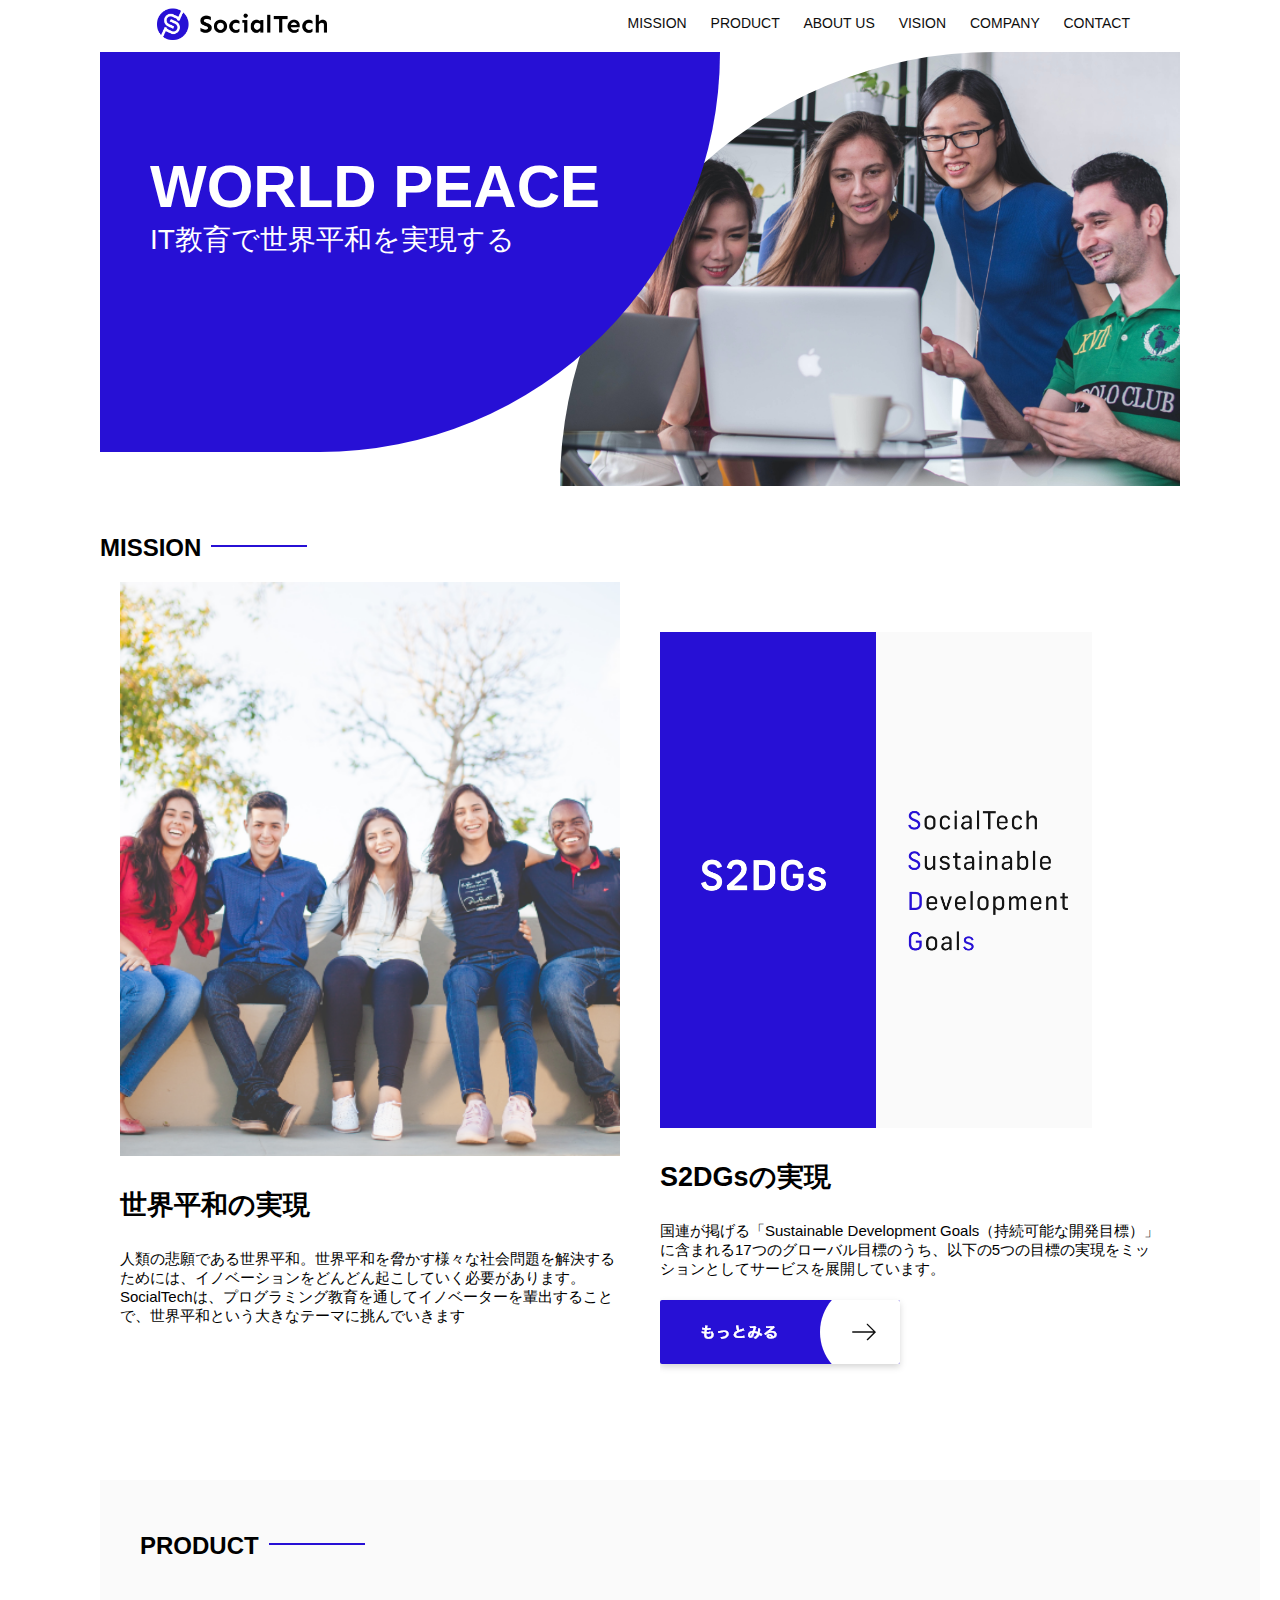
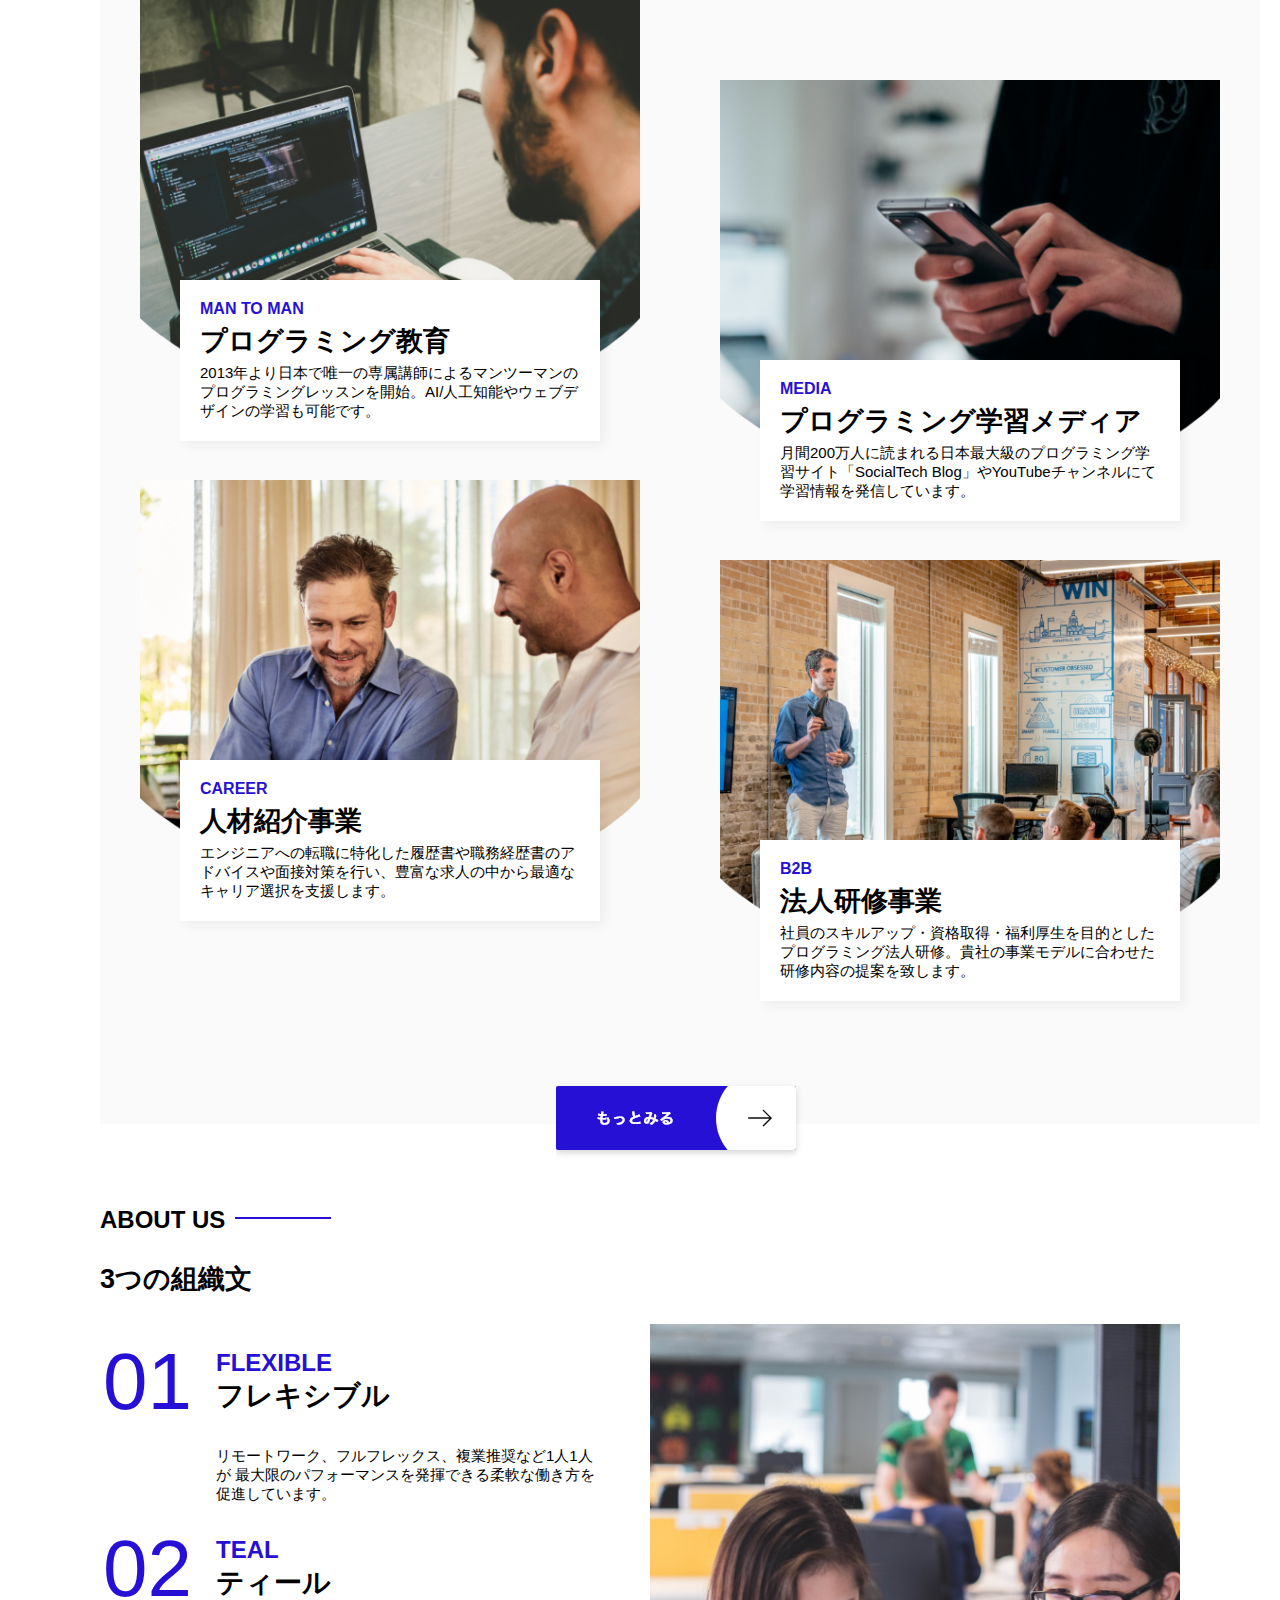
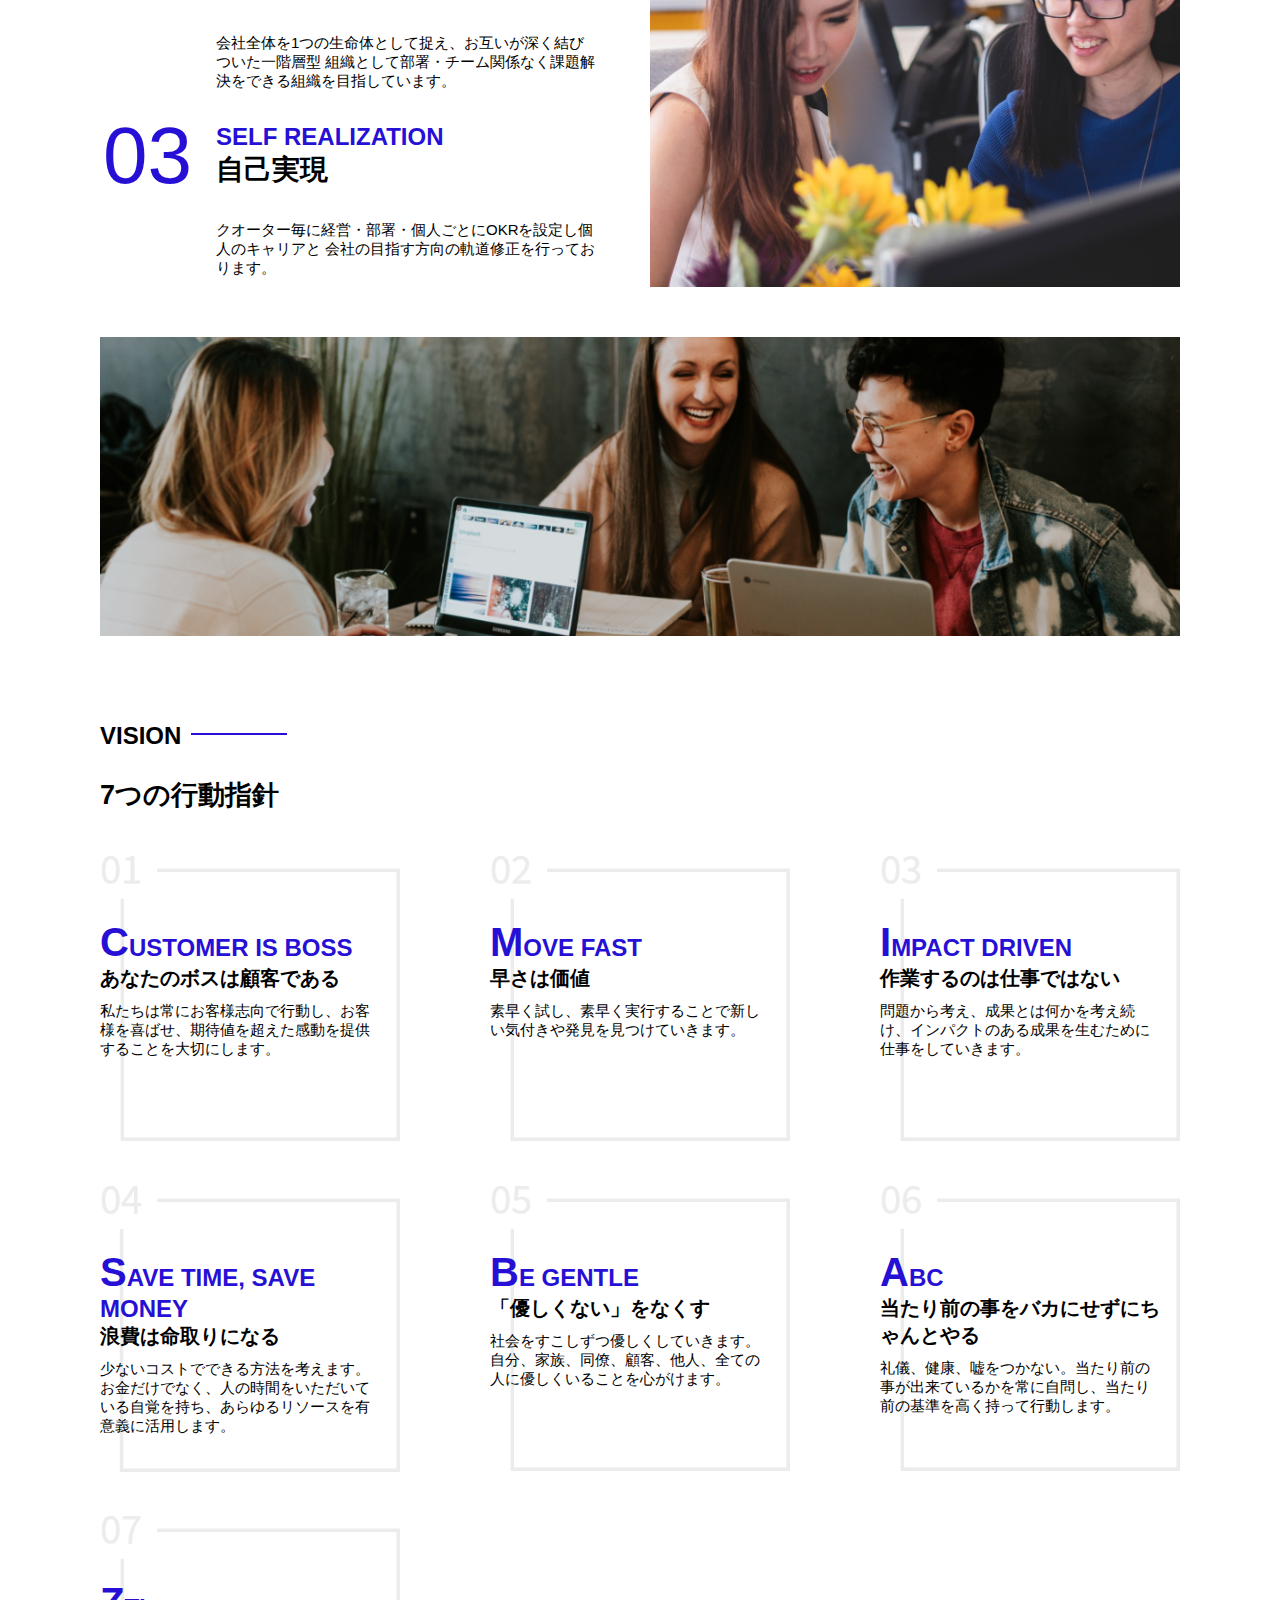
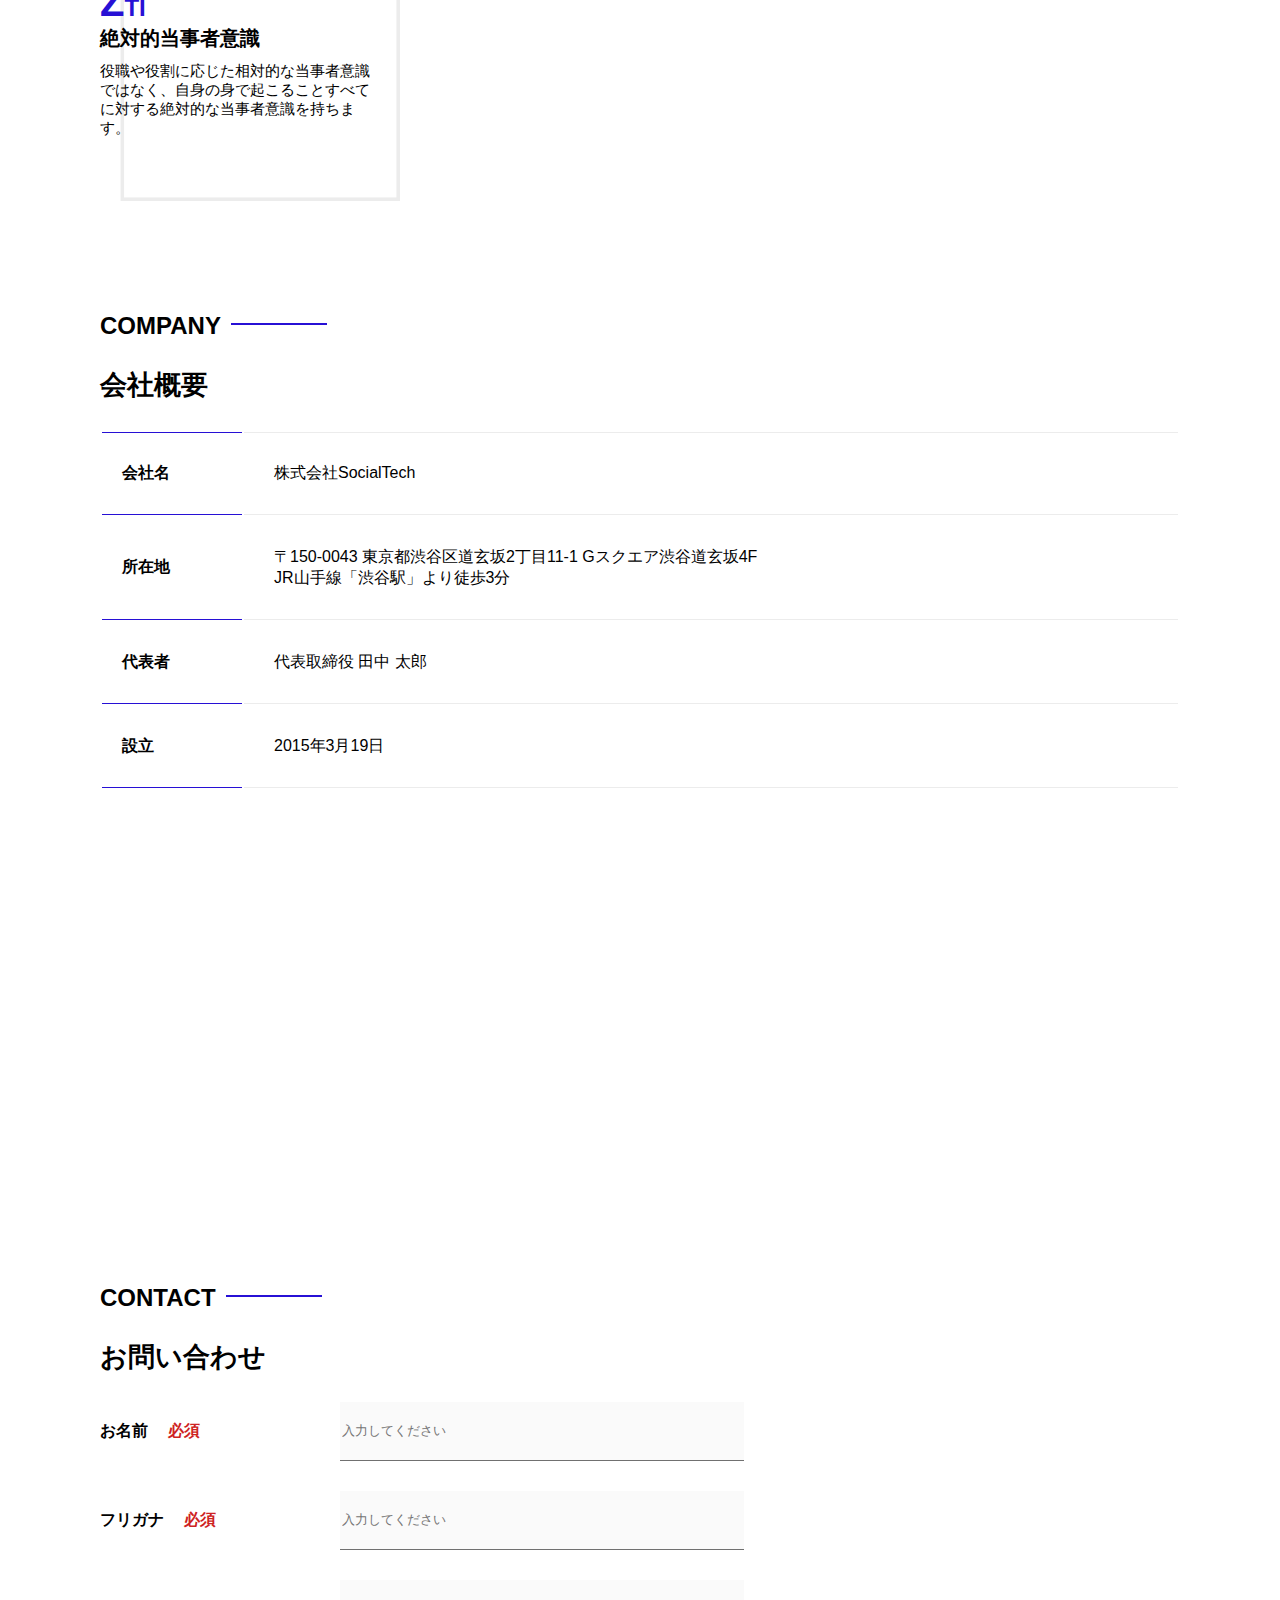
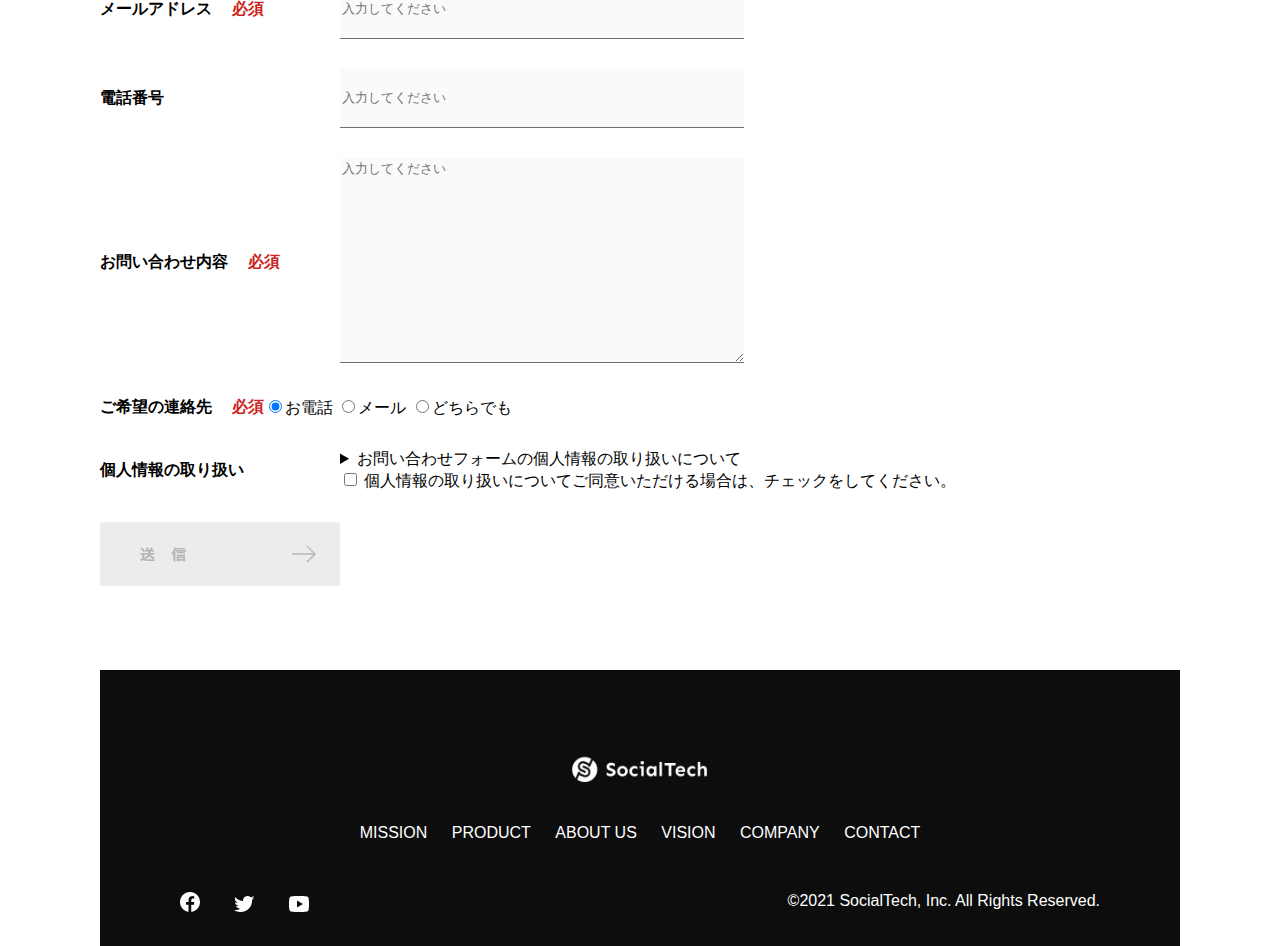
<file: index.html>
<!DOCTYPE html>
<html>
    <head>
        <title>SocialTec</title>
        <meta charset="utf-8">
        <meta description="SocialTechはEdTech業界のリーディングカンパニーを目指します。">
        <meta name="viewport" content="width=device-width, initial-scale=1.0">
        <link rel="stylesheet" href="style.css">
    </head>
    <body>
        <header>
            <a href="index.html" id="logo"><img src="images/logo.png"></a>

            <!-- PC用ナビゲーション -->
            <nav id="nav-pc">
                <a href="mission.html">MISSION</a>
                <a href="product.html">PRODUCT</a>
                <a href="index.html#aboutus">ABOUT US</a>
                <a href="index.html#vision">VISION</a>
                <a href="index.html#company">COMPANY</a>
                <a href="index.html#contact">CONTACT</a>
            </nav>
            <!-- スマホ用メニューボタン -->
            <img id="menu-sp" src="images/button-menu.png" alt="ナビゲーションを開く"onclick="document.getElementById('nav-sp').style.display = 'block'" >
                <!-- スマホ用ナビゲーション -->
                <nav id="nav-sp">
                <img id="close" src="images/button-close.png" alt="ナビゲーションを閉じる" onclick="document.getElementById('nav-sp').style.display = 'none'">
                <a id="logo-sp" href="index.html" onclick="document.getElementById('nav-sp').style.display = 'none'"><img
                    src="images/logo-sp.png" alt="トップページに戻る"></a>
                <a class="menu" href="mission.html" onclick="document.getElementById('nav-sp').style.display = 'none'">MISSION</a>
                <a class="menu" href="product.html" onclick="document.getElementById('nav-sp').style.display = 'none'">PRODUCT</a>
                <a class="menu" href="index.html#aboutus" onclick="document.getElementById('nav-sp').style.display = 'none'">ABOUT US</a>
                <a class="menu" href="index.html#vision"
                    onclick="document.getElementById('nav-sp').style.display = 'none'">VISION</a>
                <a class="menu" href="index.html#company" onclick="document.getElementById('nav-sp').style.display = 'none'">COMPANY</a>
                <a class="menu" href="index.html#contact"
                    onclick="document.getElementById('nav-sp').style.display = 'none'">CONTACT</a>
                <div id="sns">
                <a href="https://www.facebook.com/sejuku2013"><img src="images/button-facebook.png" alt="Facebookのリンク"></a>
                <a href="https://twitter.com/samuraijuku"><img src="images/button-twitter.png" alt="Twitterのリンク"></a>
                <a href="https://www.youtube.com/channel/UCCFOQO5aDK0xXam4cUQXT8g"><img src="images/button-youtube.png" alt="YouTubeのリンク"></a>
                </div>
        </header>
        <main>
            <article>
                <!-- メインビジュアル -->
                <section id="main-visual">
                    <div id="main-message">
                        <h1>WORLD PEACE</h1>
                        <p>IT教育で世界平和を実現する</p>
                    </div>
                    <img src="images/index/index-main.png" alt="PCの周りに集まる多国籍の仲間たち">
                </section>

                <!-- ミッション -->
                <section id="mission">
                    <h2 class="index-h2">MISSION</h2>
                    <div id="mission-flex">
                        <div>
                            <img id="mission-photo" src="images/index/index-mission.png" alt="屋外のベンチで写真を撮影する多国籍の仲間たち">
                            <h3>世界平和の実現</h3>
                                <p>
                                    人類の悲願である世界平和。世界平和を脅かす様々な社会問題を解決するためには、イノベーションをどんどん起こしていく必要があります。SocialTechは、プログラミング教育を通してイノベーターを輩出することで、世界平和という大きなテーマに挑んでいきます  
                                </p>
                        </div>
                        <div>
                            <img id="s2dgs" src="images/index/s2dgs.png" alt="S2DGs">
                            <h3>S2DGsの実現</h3>
                            <p>国連が掲げる「Sustainable Development Goals（持続可能な開発目標）」に含まれる17つのグローバル目標のうち、以下の5つの目標の実現をミッションとしてサービスを展開しています。</p>
                            <a href="mission.html">
                                <img src="images/button-more.png" alt="もっとみる">
                            </a>
                        </div>
                    </div>
                </section>
                <!-- プロダクト -->
                <section id="product">
                    <h2 class="index-h2">PRODUCT</h2>
                    <div>
                        <div id="product-left">
                            <div>
                                <img class="product-photo" src="images/index/index-mantoman.png" alt="PCでコードを書く男性">
                                <div class="product-explain">
                                    <span>MAN TO MAN</span>
                                    <h3>プログラミング教育</h3>
                                    <p>2013年より日本で唯一の専属講師によるマンツーマンのプログラミングレッスンを開始。AI/人工知能やウェブデザインの学習も可能です。</p>
                                </div>
                            </div>
                            <div>
                                <img class="product-photo" src="images/index/index-career.png" alt="笑顔で話し合う2人の男性">
                                <div class="product-explain">
                                    <span>CAREER</span>
                                    <h3>人材紹介事業</h3>
                                    <p>エンジニアへの転職に特化した履歴書や職務経歴書のアドバイスや面接対策を行い、豊富な求人の中から最適なキャリア選択を支援します。</p>
                                </div>
                            </div>
                        </div>
                        <div id="product-right">
                            <div>
                                <img class="product-photo" src="images/index/index-media.png" alt="スマートフォンを操作する人">
                                <div class="product-explain">
                                    <span>MEDIA</span>
                                    <h3>プログラミング学習メディア</h3>
                                    <p>月間200万人に読まれる日本最大級のプログラミング学習サイト「SocialTech Blog」やYouTubeチャンネルにて学習情報を発信しています。</p>
                                </div>
                            </div>
                            <div>
                                <img class="product-photo" src="images/index/index-b2b.png" alt="講演中の男性とそれを聴く人々">
                                <div class="product-explain">
                                    <span>B2B</span>
                                    <h3>法人研修事業</h3>
                                    <p>社員のスキルアップ・資格取得・福利厚生を目的としたプログラミング法人研修。貴社の事業モデルに合わせた研修内容の提案を致します。</p>
                                </div>
                            </div>
                        </div>
                    </div>
                    <div>
                        <a id="product-more" href="product.html">
                            <img src="images/button-more.png" alt="もっとみる">
                        </a>
                    </div>
                </section>
                <!-- ABOUT US -->
                <section id="aboutus">
                    <h2 class="index-h2">ABOUT US</h2>
                    <h3>3つの組織文</h3>
                    <div>
                        <table class="culture-table">
                            <tr>
                                <td>
                                    <span class="culture-num">01</span>
                                </td>
                                <td>
                                    <span class="culture-en">FLEXIBLE</span>
                                    <span class="culture-jp">フレキシブル</span>
                                </td>
                            </tr>
                            <tr>
                                <td>
                                    <!-- 空のセル -->
                                </td>
                                <td>
                                    <p class="culture-description">
                                        リモートワーク、フルフレックス、複業推奨など1人1人が
                                        最大限のパフォーマンスを発揮できる柔軟な働き方を促進しています。 
                                    </p>
                                </td>
                            </tr>
                            <tr>
                                <td>
                                    <span class="culture-num">02</span>
                                </td>
                                <td>
                                    <span class="culture-en">TEAL</span>
                                    <span class="culture-jp">ティール</span>
                                </td>
                            </tr>
                            <tr>
                                <td>
                                    <!-- 空のセル -->
                                </td>
                                <td>
                                    <p class="culture-description">
                                        会社全体を1つの生命体として捉え、お互いが深く結びついた一階層型
                                        組織として部署・チーム関係なく課題解決をできる組織を目指しています。
                                    </p>
                                </td>
                            </tr>
                            <tr>
                                <td>
                                    <span class="culture-num">03</span>
                                </td>
                                <td>
                                    <span class="culture-en">SELF REALIZATION</span>
                                    <span class="culture-jp">自己実現</span>
                                </td>
                            </tr>
                            <tr>
                                <td>
                                    <!-- 空のセル -->
                                </td>
                                <td>
                                    <p class="culture-description">
                                        クオーター毎に経営・部署・個人ごとにOKRを設定し個人のキャリアと
                                         会社の目指す方向の軌道修正を行っております。
                                    </p>
                                </td>
                            </tr>
                        </table>
                        <img class="culture-img" src="images/index/index-aboutus1.png" alt="笑顔で話し合う2人の女性">
                    </div>
                    <img class="culture-img2" src="images/index/index-aboutus2.png" alt="笑顔で話し合う3人の男女">
                </section>
                <!-- VISION -->
                <section id="vision">
                    <h2 class="index-h2">VISION</h2>
                    <h3>7つの行動指針</h3>
                    <div>
                        <div class="vision-box">
                            <img src="images/index/vision-01.png" alt="01">
                            <span>
                                <h4>CUSTOMER IS BOSS</h4>
                                <h5>あなたのボスは顧客である</h5>
                                <p>私たちは常にお客様志向で行動し、お客様を喜ばせ、期待値を超えた感動を提供することを大切にします。</p>
                            </span>
                        </div>
                        <div class="vision-box">
                            <img src="images/index/vision-02.png" alt="02">
                            <span>
                                <h4>MOVE FAST</h4>
                                <h5>早さは価値</h5>
                                <p>素早く試し、素早く実行することで新しい気付きや発見を見つけていきます。</p>
                            </span>
                        </div>
                        <div class="vision-box">
                            <img src="images/index/vision-03.png" alt="03">
                            <span>
                                <h4>IMPACT DRIVEN</h4>
                                <h5>作業するのは仕事ではない</h5>
                                <p>問題から考え、成果とは何かを考え続け、インパクトのある成果を生むために仕事をしていきます。</p>
                            </span>
                        </div>
                        <div class="vision-box">
                            <img src="images/index/vision-04.png" alt="04">
                            <span>
                                <h4>SAVE TIME, SAVE MONEY</h4>
                                <h5>浪費は命取りになる</h5>
                                <p>少ないコストでできる方法を考えます。お金だけでなく、人の時間をいただいている自覚を持ち、あらゆるリソースを有意義に活用します。</p>
                            </span>
                        </div>
                        <div class="vision-box">
                            <img src="images/index/vision-05.png" alt="05">
                            <span>
                                <h4>BE GENTLE</h4>
                                <h5>「優しくない」をなくす</h5>
                                <p>社会をすこしずつ優しくしていきます。自分、家族、同僚、顧客、他人、全ての人に優しくいることを心がけます。</p>
                            </span>
                        </div>
                        <div class="vision-box">
                            <img src="images/index/vision-06.png" alt="06">
                            <span>
                                <h4>ABC</h4>
                                <h5>当たり前の事をバカにせずにちゃんとやる</h5>
                                <p>礼儀、健康、嘘をつかない。当たり前の事が出来ているかを常に自問し、当たり前の基準を高く持って行動します。</p>
                            </span>
                        </div>
                        <div class="vision-box">
                            <img src="images/index/vision-07.png" alt="07">
                            <span>
                                <h4>ZTI</h4>
                                <h5>絶対的当事者意識</h5>
                                <p>役職や役割に応じた相対的な当事者意識ではなく、自身の身で起こることすべてに対する絶対的な当事者意識を持ちます。</p>
                            </span>
                        </div>
                    </div>
                </section>
                <section id="company">
                    <h2 class="index-h2">COMPANY</h2>
                    <h3>会社概要</h3>
                    <table id="company-table">
                        <tr>
                            <th class="tableheader-first">会社名</th>
                            <td class="cell-first">株式会社SocialTech</td>
                        </tr>
                        <tr>
                            <th class="tableheader">所在地</th>
                            <td class="cell">〒150-0043 東京都渋谷区道玄坂2丁目11-1 Gスクエア渋谷道玄坂4F<br>JR山手線「渋谷駅」より徒歩3分</td>
                        </tr>
                        <tr>
                            <th class="tableheader">代表者</th>
                            <td class="cell">代表取締役 田中 太郎</td>
                        </tr>
                        <tr>
                            <th class="tableheader">設立</th>
                            <td class="cell">2015年3月19日</td>
                        </tr>
                    </table>
                    <iframe 
                        src="https://www.google.com/maps/embed?pb=!1m18!1m12!1m3!1d3241.7761314188992!2d139.69400201525812!3d35.65788688019975!2m3!1f0!2f0!3f0!3m2!1i1024!2i768!4f13.1!3m3!1m2!1s0x60188caa0042e8d1%3A0xba130bea826a7aa2!2z44CSMTUwLTAwNDMg5p2x5Lqs6YO95riL6LC35Yy66YGT546E5Z2C77yS5LiB55uu77yR77yR4oiS77yR!5e0!3m2!1sja!2sjp!4v1643678380855!5m2!1sja!2sjp" width="600" height="450" 
                        style="border:0;" allowfullscreen="" loading="lazy">
                    </iframe>
                </section>
                <!-- お問い合わせフォーム -->
                <section id="contact">
                    <h2 class="index-h2">CONTACT</h2>
                    <h3>お問い合わせ</h3>
                    <!-- STATIC FORMSのフォームタグ -->
                    <form action="https://api.staticforms.xyz/submit" method="post">
                        <input type="text" name="honeypot" style="display:none">
                        <!-- STATIC FORMSのアクセスキー -->
                        <input type="hidden" name="accessKey" value="f297dc32-49fc-4136-b9d9-702393ecee79">
                        <!-- メールタイトル -->
                        <input type="hidden" name="subject" value="お問い合わせフォーム" />
                        <!-- 送信先のメールアドレスをvalueに設定する -->
                        <input type="hidden" name="replyTo" value="ayaka0729sato@gmail.com">
                        <!-- redirectToのURLは公開後のURLへリンクする -->
                        <input type="hidden" name="redirectTo" value="">
                        <div>
                            <div class="contact-heading">
                                <label class="contact-label">お名前<span class="contact-span">必須</span></label>
                            </div>
                            <div class="contact-form">
                                <input type="text" name="name" placeholder="入力してください" class="contact-textbox">
                            </div>
                        </div>
                        <div>
                            <div class="contact-heading">
                                <label class="contact-label">フリガナ<span class="contact-span">必須</span></label>
                            </div>
                            <div class="contact-form">
                                <input type="text" name="hurigana" placeholder="入力してください" class="contact-textbox">
                            </div>
                        </div>
                        <div>
                            <div class="contact-heading">
                                <label class="contact-label">メールアドレス<span class="contact-span">必須</span></label>
                            </div>
                            <div class="contact-form">
                                <input type="text" name="email" placeholder="入力してください" class="contact-textbox">
                            </div>
                        </div>
                        <div>
                            <div class="contact-heading">
                                <label class="contact-label">電話番号</label>
                            </div>
                            <div class="contact-form">
                                <input type="text" name="tel" placeholder="入力してください" class="contact-textbox">
                            </div>
                        </div>
                        <div>
                            <div class="contact-heading">
                                <label class="contact-label">お問い合わせ内容<span class="contact-span">必須</span></label>
                            </div>
                            <div>
                                <textarea class="contact-textarea" placeholder="入力してください" name="message"></textarea>
                            </div>
                        </div>
                        <div>
                            <div class="conact-heading">
                                <label class="contact-label">ご希望の連絡先<span class="contact-span">必須</span></label>
                            </div>
                            <div>
                                <input class="radiobutton" type="radio" value="tel" name="contact" checked><label>お電話</label>
                                <input class="radiobutton" type="radio" value="mail" name="contact"><label>メール</label>
                                <input class="radiobutton" type="radio" value="both" name="contact"><label>どちらでも</label>
                            </div>
                        </div>
                        <div>
                            <div class="contact-heading">
                                <label class="contact-label">個人情報の取り扱い</label>
                            </div>
                            <div>
                        <details>
                            <summary>お問い合わせフォームの個人情報の取り扱いについて</summary>
                            <div>
                                <span>１．組織の名称又は氏名</span><br>
                                株式会社SocialTech<br><br>
                                <span>２．個人情報保護管理者（若しくはその代理人）の氏名又は職名、所属及び連絡先
                                  鈴木 一郎 コーポレート部</span><br>
                                メールアドレス：support@socialtech.net<br>
                                TEL：03-xxxx-xxxx<br>
                                <span>３．個人情報の利用目的</span><br>
                                ・本サービス及び本サービスに関連する情報の提供又はそれらに関する連絡のため<br>
                                ・ユーザーの本人確認のため<br>
                                ・当社サービスのご案内のため<br>
                                ・当社の商品等の広告または宣伝（電子メールによるものを含むものとします。）<br><br>
                                <span>４．個人情報の取り扱い業務の委託</span><br>
                                個人情報の取扱業務の全部または一部を外部に業務委託する場合があります。<br>
                                その際、弊社は、個人情報を適切に保護できる管理体制を敷き実行していることを条件として<br>
                                委託先を厳選したうえで、機密保持契約を委託先と締結し、お客様の個人情報を厳密に管理させます。<br><br>
                                <span>５．個人情報の開示等の請求</span><br>
                                お客様は、弊社に対してご自身の個人情報の開示等（利用目的の通知、開示、内容の訂正・追加・削除、利用の停止または消去、第三者への提供の停止）に関して、当社問合わせ窓口に申し出ることができます。<br>
                                その際、弊社はお客様ご本人を確認させていただいたうえで、合理的な期間内に対応いたします。<br><br>
                                なお、個人情報に関する弊社問合わせ先は、次の通りです。<br><br>
                                株式会社SocialTech　個人情報問合せ窓口<br>
                                〒150-0043　東京都渋谷区道玄坂2丁目11-1 Ｇスクエア渋谷道玄坂 4F<br>
                                メールアドレス：support@socialtech.net　TEL：03-xxxx-xxxx<br><br>
                                <span>６．個人情報を提供されることの任意性について</span><br><br>
                                お客様がご自身の個人情報を弊社に提供されるか否かは、お客様のご判断によりますが、もしご提供されない場合には、適切なサービスが提供できない場合がありますので予めご了承ください。   
                            </div>
                        </details>
                            <input type="checkbox" name="agree">
                            <span>個人情報の取り扱いについてご同意いただける場合は、チェックをしてください。</span>
                            </div>
                        </div>
                        <input type="image" value="submit" src="images/button-submit.png" alt="送信する">
                    </form>
                </section>
            </article>
            <footer>
                <div id="footer-logo">
                    <img src="images/logo-sp.png" alt="SocialTec">
                </div>
                <div id="footer-link">
                    <a href="mission.html">MISSION</a>
                    <a href="product.html">PRODUCT</a>
                    <a href="index.html#aboutus">ABOUT US</a>
                    <a href="index.html#vision">VISION</a>
                    <a href="index.html#company">COMPANY</a>
                    <a href="index.html#contact">CONTACT</a>
                </div>
                <div id="sns-footer">
                    <a href="https://www.facebook.com/sejuku2013"><img src="images/button-facebook.png" alt="Facebookのリンク"></a>
                    <a href="https://twitter.com/samuraijuku"><img src="images/button-twitter.png" alt="Twitterのリンク"></a>
                    <a href="https://www.youtube.com/channel/UCCFOQO5aDK0xXam4cUQXT8g"><img src="images/button-youtube.png" alt="YouTubeのリンク"></a>
                        <span id="copyright">&copy;2021 SocialTech, Inc. All Rights Reserved.</span>
                </div>
            </footer>
        </main>
    </body>
</html>
</file>
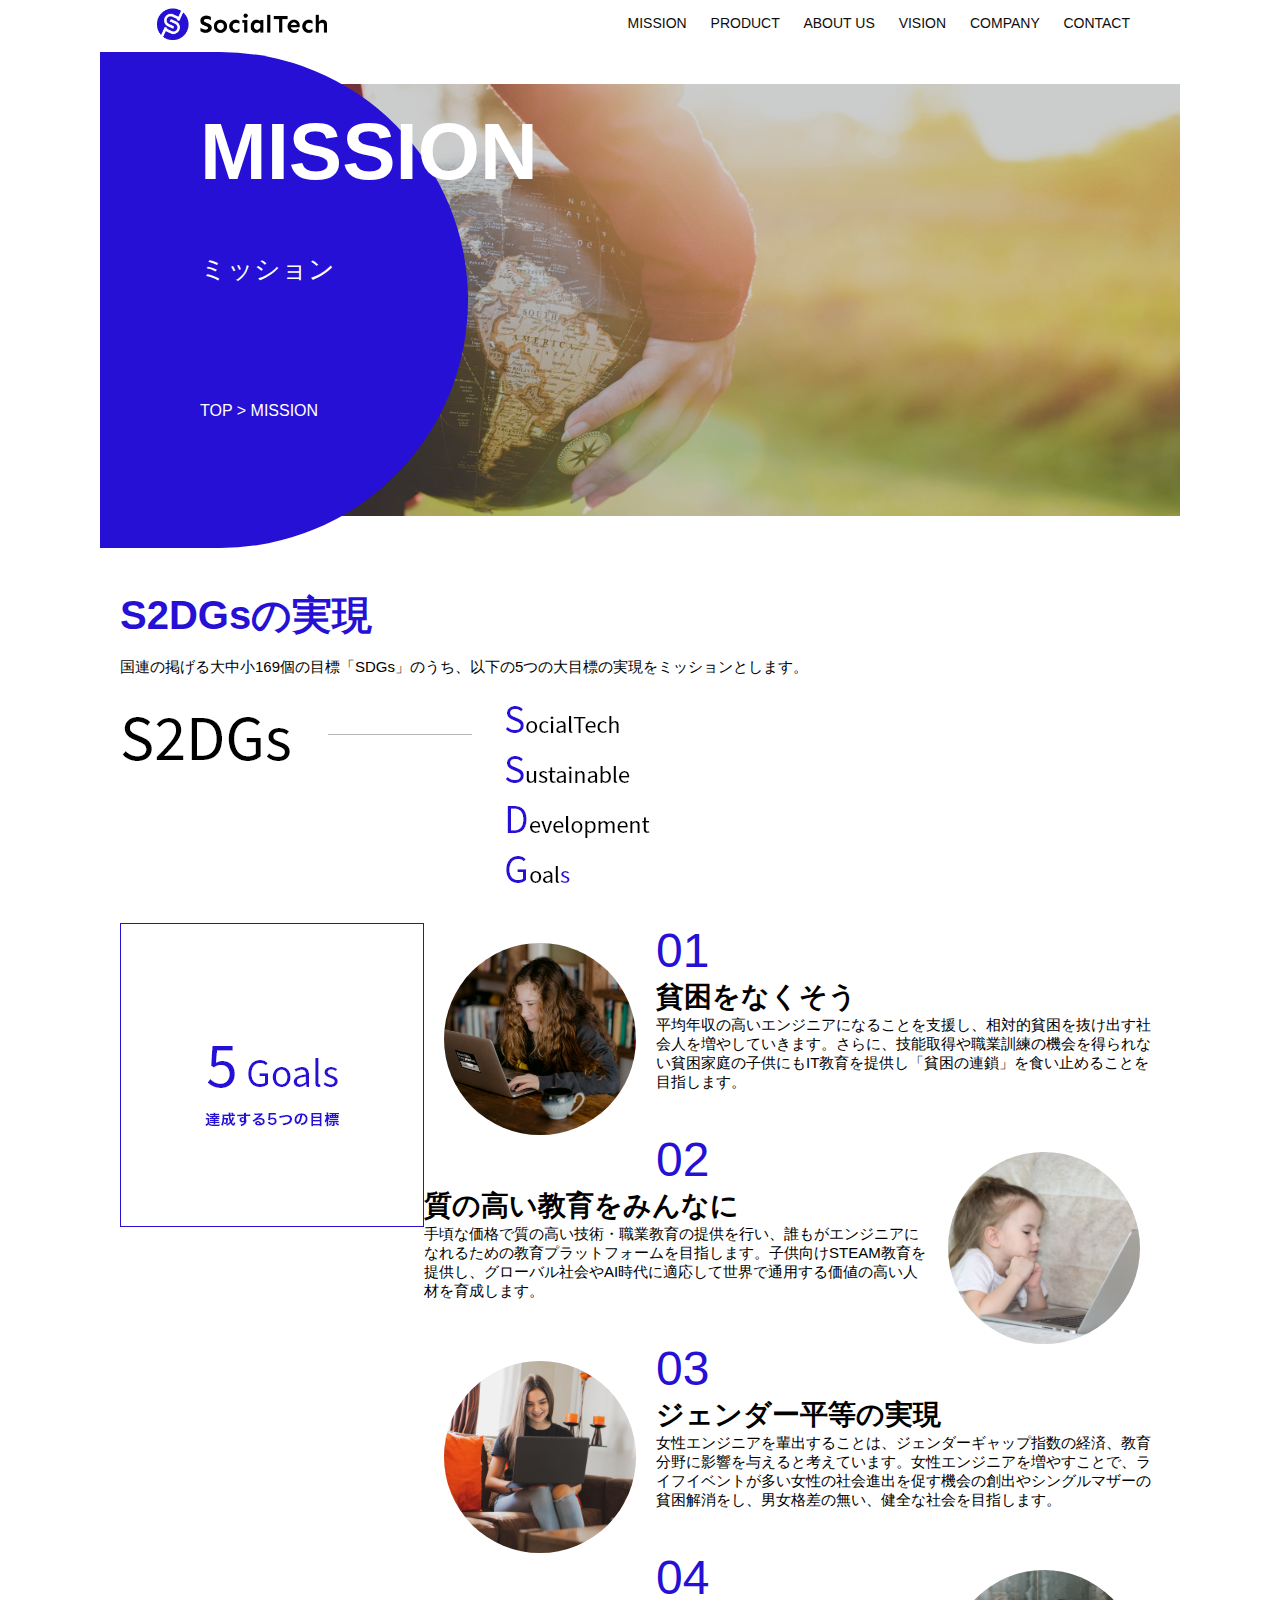
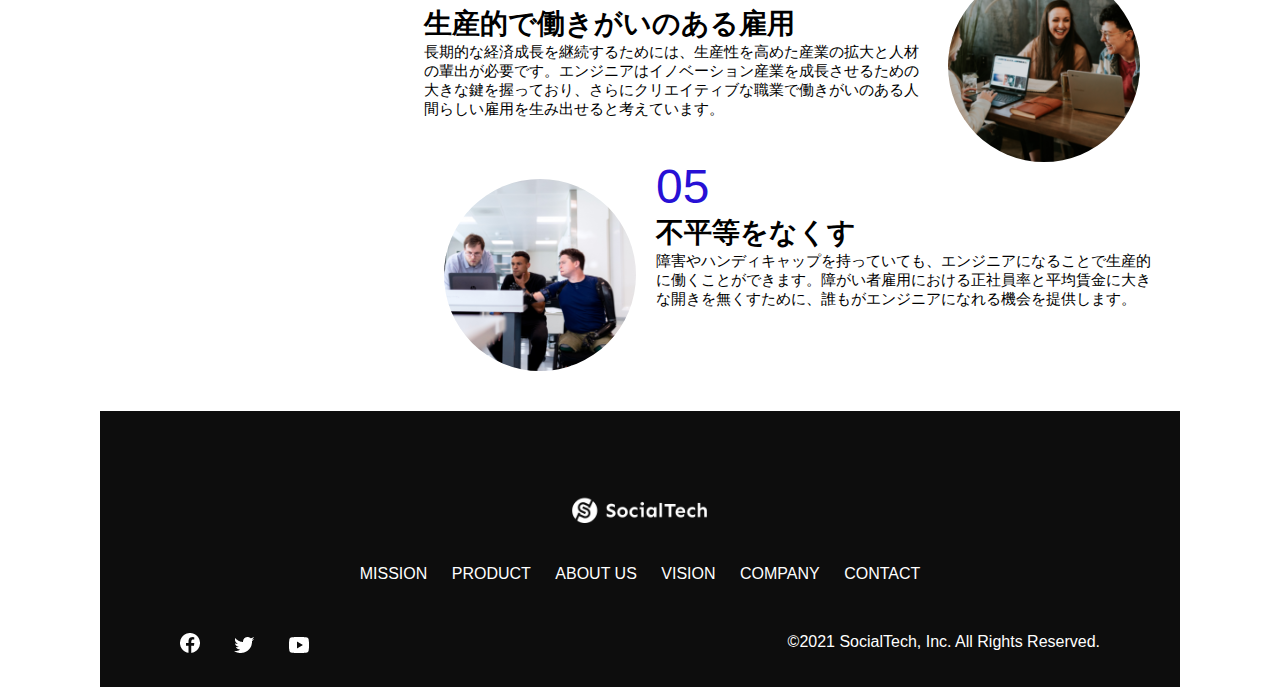
<file: mission.html>
<!DOCTYPE html>
<html>
    <head>
        <title>SocialTec - MISSION ミッション -</title>
        <meta charset="utf-8">
        <meta description="SocialTechが目指す5つの目標（S2DGs）を紹介します">
        <meta name="viewport" content="width=device-width, initial-scale=1.0">
        <link rel="stylesheet" href="style.css">
    </head>
    <body>
        <header>
            <a href="index.html" id="logo"><img src="images/logo.png"></a>

            <!-- PC用ナビゲーション -->
            <nav id="nav-pc">
                <a href="mission.html">MISSION</a>
                <a href="product.html">PRODUCT</a>
                <a href="index.html#aboutus">ABOUT US</a>
                <a href="index.html#vision">VISION</a>
                <a href="index.html#company">COMPANY</a>
                <a href="index.html#contact">CONTACT</a>
            </nav>
            <!-- スマホ用メニューボタン -->
            <img id="menu-sp" src="images/button-menu.png" alt="ナビゲーションを開く"onclick="document.getElementById('nav-sp').style.display = 'block'" >
                <!-- スマホ用ナビゲーション -->
                <nav id="nav-sp">
                <img id="close" src="images/button-close.png" alt="ナビゲーションを閉じる" onclick="document.getElementById('nav-sp').style.display = 'none'">
                <a id="logo-sp" href="index.html" onclick="document.getElementById('nav-sp').style.display = 'none'"><img
                    src="images/logo-sp.png" alt="トップページに戻る"></a>
                <a class="menu" href="mission.html" onclick="document.getElementById('nav-sp').style.display = 'none'">MISSION</a>
                <a class="menu" href="product.html" onclick="document.getElementById('nav-sp').style.display = 'none'">PRODUCT</a>
                <a class="menu" href="index.html#aboutus" onclick="document.getElementById('nav-sp').style.display = 'none'">ABOUT US</a>
                <a class="menu" href="index.html#vision"
                    onclick="document.getElementById('nav-sp').style.display = 'none'">VISION</a>
                <a class="menu" href="index.html#company" onclick="document.getElementById('nav-sp').style.display = 'none'">COMPANY</a>
                <a class="menu" href="index.html#contact"
                    onclick="document.getElementById('nav-sp').style.display = 'none'">CONTACT</a>
                <div id="sns">
                <a href="https://www.facebook.com/sejuku2013"><img src="images/button-facebook.png" alt="Facebookのリンク"></a>
                <a href="https://twitter.com/samuraijuku"><img src="images/button-twitter.png" alt="Twitterのリンク"></a>
                <a href="https://www.youtube.com/channel/UCCFOQO5aDK0xXam4cUQXT8g"><img src="images/button-youtube.png" alt="YouTubeのリンク"></a>
                </div>
        </header>
        <main>
            <article>
                <section id="mission-main">
                    <div id="mission-title">
                        <h1>MISSION</h1>
                        <span>ミッション</span>
                        <div>TOP > MISSION</div>
                    </div>
                </section>
                <section id="mission-s2dgs">
                    <h2 class="mission-h2">S2DGsの実現</h2>
                    <p>国連の掲げる大中小169個の目標「SDGs」のうち、以下の5つの大目標の実現をミッションとします。</p>
                    <img src="images/mission/mission-s2dgs.png" alt="S2DGs">
                </section>
                <section id="mission-5goals">
                    <div>
                        <img id="s2dgs-image" src="images/mission/mission-5goals.png" alt="5Goals">
                    </div>
                    <div>
                        <div>
                            <img class="fivegoals-image-left" src="images/mission/mission-5goals01.png" alt="PCを操作する女の子">
                            <span class="fivegoals-number">01</span>
                            <h3 class="fivegoals-h3">貧困をなくそう</h3>
                            <p class="fivegoals-p">
                                平均年収の高いエンジニアになることを支援し、相対的貧困を抜け出す社会人を増やしていきます。さらに、技能取得や職業訓練の機会を得られない貧困家庭の子供にもIT教育を提供し「貧困の連鎖」を食い止めることを目指します。
                            </p>
                        </div>
                        <div>
                            <img class="fivegoals-image-right" src="images/mission/mission-5goals02.png" alt="PCを見つめる小さい女の子">
                            <span class="fivegoals-number">02</span>
                            <h3 class="fivegoals-h3">質の高い教育をみんなに</h3>
                            <p class="fivegoals-p">
                                手頃な価格で質の高い技術・職業教育の提供を行い、誰もがエンジニアになれるための教育プラットフォームを目指します。子供向けSTEAM教育を提供し、グローバル社会やAI時代に適応して世界で通用する価値の高い人材を育成します。 
                            </p>
                        </div>
                        <div>
                            <img class="fivegoals-image-left" src="images/mission/mission-5goals03.png" alt="PCを操作する女性">
                            <span class="fivegoals-number">03</span>
                            <h3 class="fivegoals-h3">ジェンダー平等の実現</h3>
                            <p class="fivegoals-p">
                                女性エンジニアを輩出することは、ジェンダーギャップ指数の経済、教育分野に影響を与えると考えています。女性エンジニアを増やすことで、ライフイベントが多い女性の社会進出を促す機会の創出やシングルマザーの貧困解消をし、男女格差の無い、健全な社会を目指します。
                            </p>
                        </div>
                        <div>
                            <img class="fivegoals-image-right" src="images/mission/mission-5goals04.png" alt="笑顔で話し合う3人の男女">
                            <span class="fivegoals-number">04</span>
                            <h3 class="fivegoals-h3">生産的で働きがいのある雇用</h3>
                            <p class="fivegoals-p">
                                長期的な経済成長を継続するためには、生産性を高めた産業の拡大と人材の輩出が必要です。エンジニアはイノベーション産業を成長させるための大きな鍵を握っており、さらにクリエイティブな職業で働きがいのある人間らしい雇用を生み出せると考えています。
                            </p>
                        </div>
                        <div>
                            <img class="fivegoals-image-left" src="images/mission/mission-5goals05.png" alt="障害を持つ男性が生き生きと働く様子">
                            <span class="fivegoals-number">05</span>
                            <h3 class="fivegoals-h3">不平等をなくす</h3>
                            <p class="fivegoals-p">
                                障害やハンディキャップを持っていても、エンジニアになることで生産的に働くことができます。障がい者雇用における正社員率と平均賃金に大きな開きを無くすために、誰もがエンジニアになれる機会を提供します。
                            </p>
                        </div>
                    </div>
                </section>
            </article>
            <footer>
                <div id="footer-logo">
                    <img src="images/logo-sp.png" alt="SocialTec">
                </div>
                <div id="footer-link">
                    <a href="mission.html">MISSION</a>
                    <a href="product.html">PRODUCT</a>
                    <a href="index.html#aboutus">ABOUT US</a>
                    <a href="index.html#vision">VISION</a>
                    <a href="index.html#company">COMPANY</a>
                    <a href="index.html#contact">CONTACT</a>
                </div>
                <div id="sns-footer">
                    <a href="https://www.facebook.com/sejuku2013"><img src="images/button-facebook.png" alt="Facebookのリンク"></a>
                    <a href="https://twitter.com/samuraijuku"><img src="images/button-twitter.png" alt="Twitterのリンク"></a>
                    <a href="https://www.youtube.com/channel/UCCFOQO5aDK0xXam4cUQXT8g"><img src="images/button-youtube.png" alt="YouTubeのリンク"></a>
                        <span id="copyright">&copy;2021 SocialTech, Inc. All Rights Reserved.</span>
                </div>
            </footer>
        </main>
    </body>
</html>
</file>
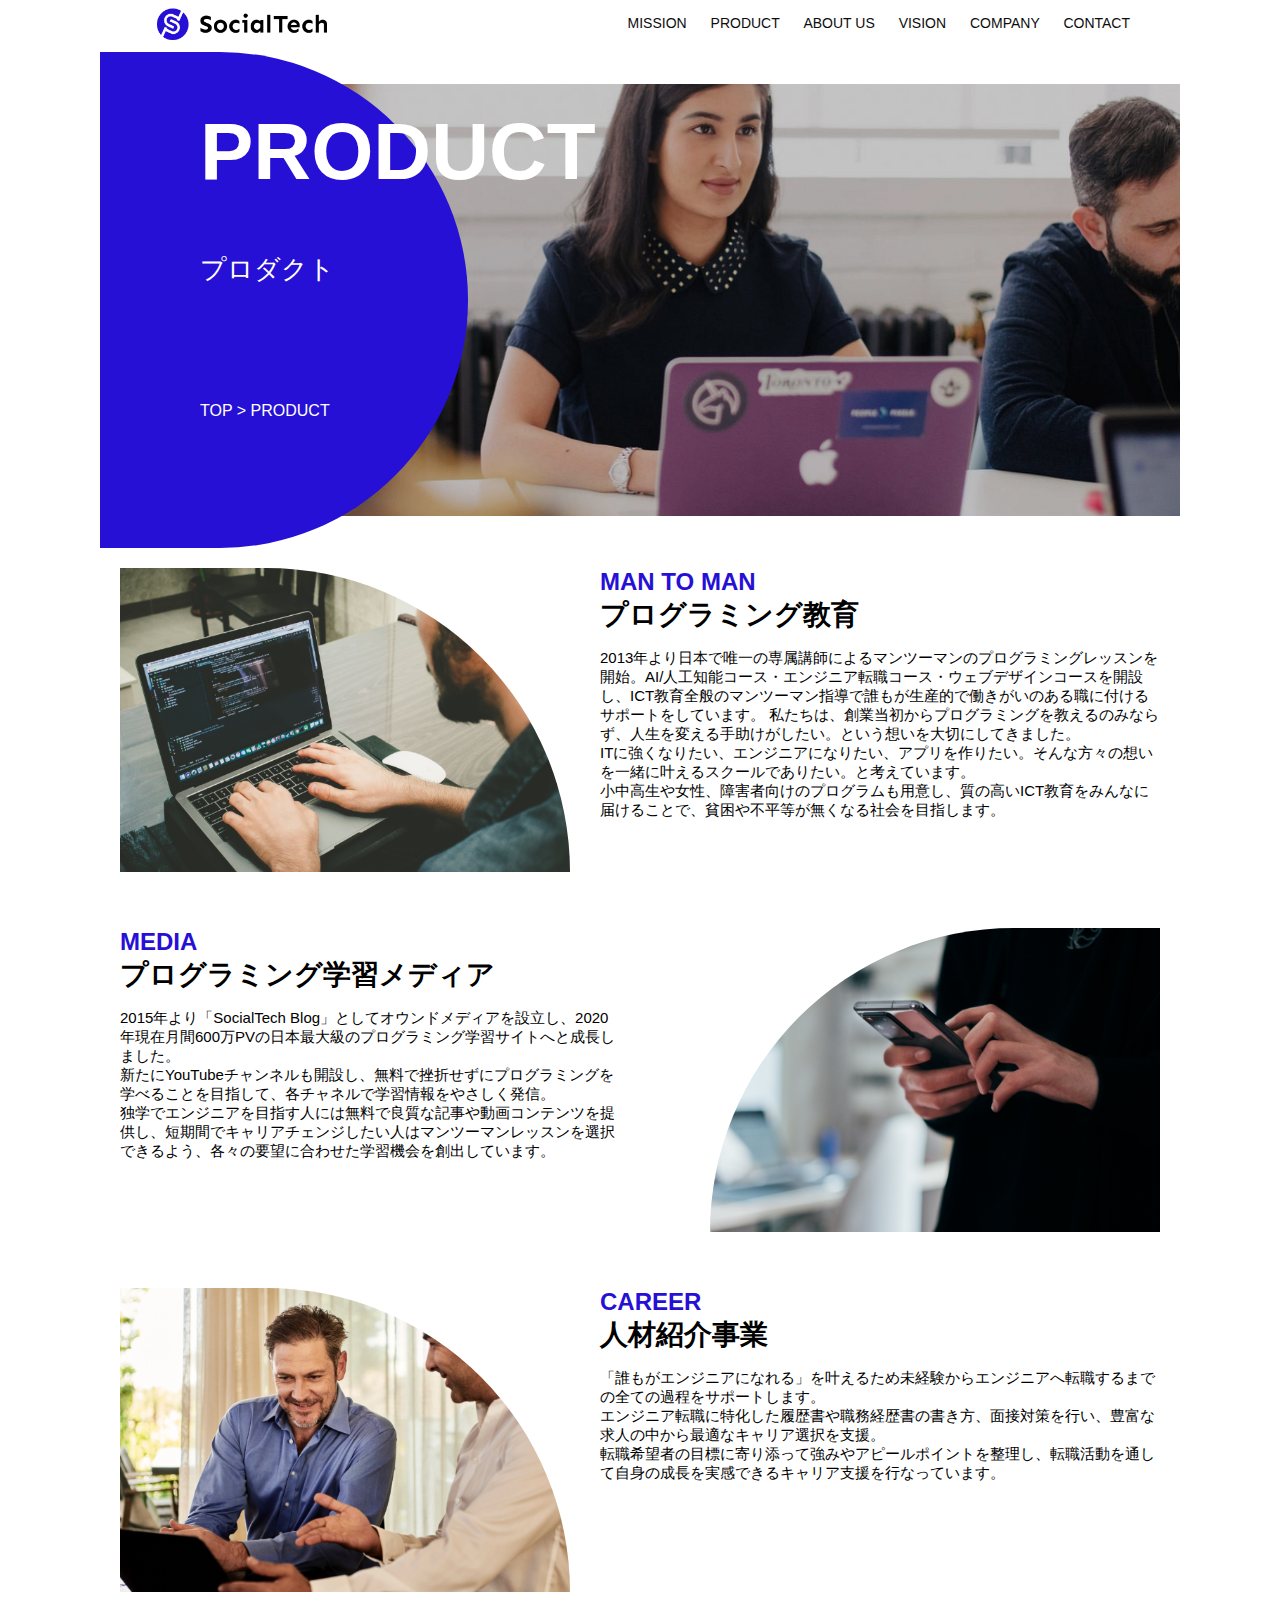
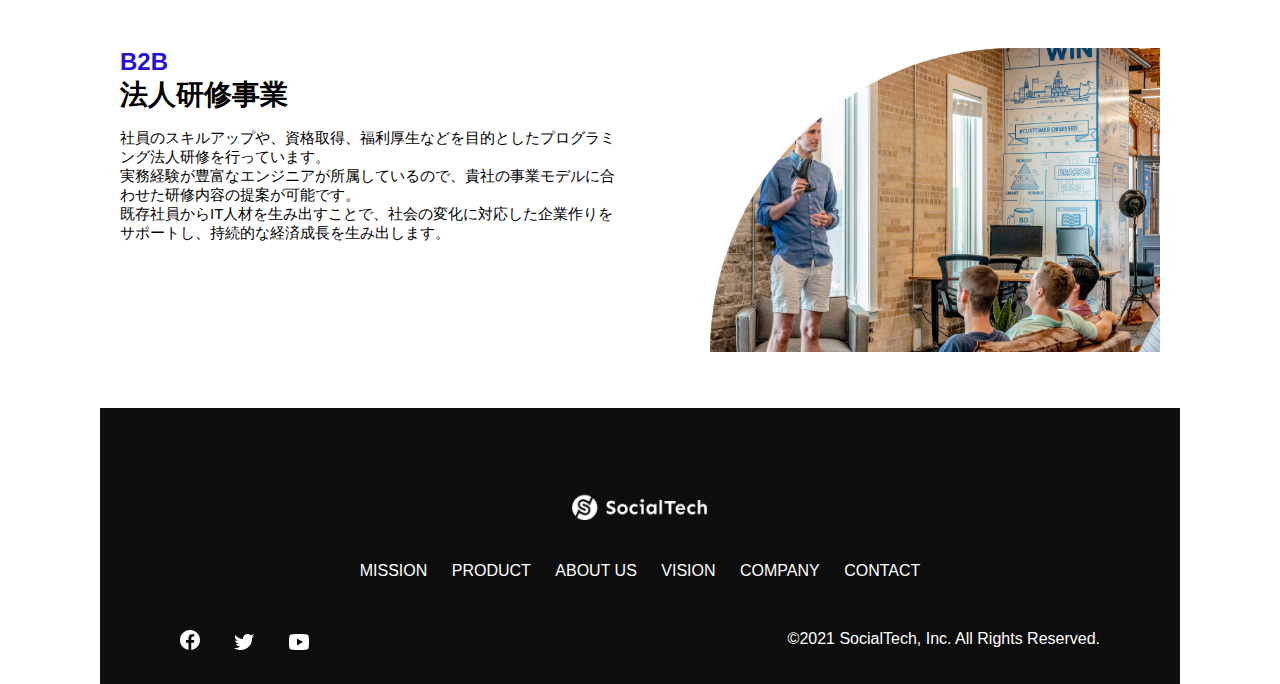
<file: product.html>
<!DOCTYPE html>
<html>
    <head>
        <title>SocialTech -PRODUCT プロダクト-</title>
        <meta charset="utf-8">
        <meta description="SocialTechの4つのプロダクトを紹介します">
        <meta name="viewport" content="width=device-width, initial-scale=1.0">
        <link rel="stylesheet" href="style.css">
    </head>
    <body>
        <header>
            <a href="index.html" id="logo"><img src="images/logo.png"></a>

            <!-- PC用ナビゲーション -->
            <nav id="nav-pc">
                <a href="mission.html">MISSION</a>
                <a href="product.html">PRODUCT</a>
                <a href="index.html#aboutus">ABOUT US</a>
                <a href="index.html#vision">VISION</a>
                <a href="index.html#company">COMPANY</a>
                <a href="index.html#contact">CONTACT</a>
            </nav>
            <!-- スマホ用メニューボタン -->
            <img id="menu-sp" src="images/button-menu.png" alt="ナビゲーションを開く"onclick="document.getElementById('nav-sp').style.display = 'block'" >
                <!-- スマホ用ナビゲーション -->
                <nav id="nav-sp">
                <img id="close" src="images/button-close.png" alt="ナビゲーションを閉じる" onclick="document.getElementById('nav-sp').style.display = 'none'">
                <a id="logo-sp" href="index.html" onclick="document.getElementById('nav-sp').style.display = 'none'"><img
                    src="images/logo-sp.png" alt="トップページに戻る"></a>
                <a class="menu" href="mission.html" onclick="document.getElementById('nav-sp').style.display = 'none'">MISSION</a>
                <a class="menu" href="product.html" onclick="document.getElementById('nav-sp').style.display = 'none'">PRODUCT</a>
                <a class="menu" href="index.html#aboutus" onclick="document.getElementById('nav-sp').style.display = 'none'">ABOUT US</a>
                <a class="menu" href="index.html#vision"
                    onclick="document.getElementById('nav-sp').style.display = 'none'">VISION</a>
                <a class="menu" href="index.html#company" onclick="document.getElementById('nav-sp').style.display = 'none'">COMPANY</a>
                <a class="menu" href="index.html#contact"
                    onclick="document.getElementById('nav-sp').style.display = 'none'">CONTACT</a>
                <div id="sns">
                <a href="https://www.facebook.com/sejuku2013"><img src="images/button-facebook.png" alt="Facebookのリンク"></a>
                <a href="https://twitter.com/samuraijuku"><img src="images/button-twitter.png" alt="Twitterのリンク"></a>
                <a href="https://www.youtube.com/channel/UCCFOQO5aDK0xXam4cUQXT8g"><img src="images/button-youtube.png" alt="YouTubeのリンク"></a>
                </div>
        </header>
        <main>
            <article>
                <section id="product-main">
                    <div id="product-title">
                        <h1>PRODUCT</h1>
                        <span>プロダクト</span>
                        <div>TOP > PRODUCT</div>
                    </div>
                </section>
                <section class="product-section1">
                    <img src="images/product/product-mantoman.png" alt="PCでコードを書く男性">
                    <div>
                        <h2 class="product-h2">MAN TO MAN</h2>
                        <h3 class="product-h3">プログラミング教育</h3>
                        <p>
                            2013年より日本で唯一の専属講師によるマンツーマンのプログラミングレッスンを開始。AI/人工知能コース・エンジニア転職コース・ウェブデザインコースを開設し、ICT教育全般のマンツーマン指導で誰もが生産的で働きがいのある職に付けるサポートをしています。
                            私たちは、創業当初からプログラミングを教えるのみならず、人生を変える手助けがしたい。という想いを大切にしてきました。<br>ITに強くなりたい、エンジニアになりたい、アプリを作りたい。そんな方々の想いを一緒に叶えるスクールでありたい。と考えています。<br>小中高生や女性、障害者向けのプログラムも用意し、質の高いICT教育をみんなに届けることで、貧困や不平等が無くなる社会を目指します。
                        </p>
                    </div>
                </section>
                <section class="product-section2">
                    <div>
                        <h2 class="product-h2">MEDIA</h2>
                        <h3 class="product-h3">プログラミング学習メディア</h3>
                        <p>
                            2015年より「SocialTech  Blog」としてオウンドメディアを設立し、2020年現在月間600万PVの日本最大級のプログラミング学習サイトへと成長しました。<br>
                            新たにYouTubeチャンネルも開設し、無料で挫折せずにプログラミングを学べることを目指して、各チャネルで学習情報をやさしく発信。<br>独学でエンジニアを目指す人には無料で良質な記事や動画コンテンツを提供し、短期間でキャリアチェンジしたい人はマンツーマンレッスンを選択できるよう、各々の要望に合わせた学習機会を創出しています。
                        </p>
                    </div>
                    <img src="images/product/product-media.png" alt="スマートフォンを操作する人">
                </section>
                <section class="product-section1">
                    <img src="images/product/product-career.png" alt="笑顔で話し合う2人の男性">
                    <div>
                        <h2 class="product-h2">CAREER</h2>
                        <h3 class="product-h3">人材紹介事業</h3>
                        <p>
                            「誰もがエンジニアになれる」を叶えるため未経験からエンジニアへ転職するまでの全ての過程をサポートします。<br>エンジニア転職に特化した履歴書や職務経歴書の書き方、面接対策を行い、豊富な求人の中から最適なキャリア選択を支援。<br>転職希望者の目標に寄り添って強みやアピールポイントを整理し、転職活動を通して自身の成長を実感できるキャリア支援を行なっています。<br>
                        </p>
                    </div>
                </section>
                <section class="product-section2">
                    <div>
                        <h2 class="product-h2">B2B</h2>
                        <h3 class="product-h3">法人研修事業</h3>
                        <p>
                            社員のスキルアップや、資格取得、福利厚生などを目的としたプログラミング法人研修を行っています。<br>実務経験が豊富なエンジニアが所属しているので、貴社の事業モデルに合わせた研修内容の提案が可能です。<br>既存社員からIT人材を生み出すことで、社会の変化に対応した企業作りをサポートし、持続的な経済成長を生み出します。
                        </p>
                    </div>
                    <img src="images/product/product-b2b.png" alt="講演中の男性とそれを聴く人々">
                </section>
            </article>
            <footer>
                <div id="footer-logo">
                    <img src="images/logo-sp.png" alt="SocialTec">
                </div>
                <div id="footer-link">
                    <a href="mission.html">MISSION</a>
                    <a href="product.html">PRODUCT</a>
                    <a href="index.html#aboutus">ABOUT US</a>
                    <a href="index.html#vision">VISION</a>
                    <a href="index.html#company">COMPANY</a>
                    <a href="index.html#contact">CONTACT</a>
                </div>
                <div id="sns-footer">
                    <a href="https://www.facebook.com/sejuku2013"><img src="images/button-facebook.png" alt="Facebookのリンク"></a>
                    <a href="https://twitter.com/samuraijuku"><img src="images/button-twitter.png" alt="Twitterのリンク"></a>
                    <a href="https://www.youtube.com/channel/UCCFOQO5aDK0xXam4cUQXT8g"><img src="images/button-youtube.png" alt="YouTubeのリンク"></a>
                        <span id="copyright">&copy;2021 SocialTech, Inc. All Rights Reserved.</span>
                </div>
            </footer>
        </main>

        
    </body>
</html>
</file>
<file: style.css>
/* PC・スマホ共通スタイル */

body {
    font-family: "Source Sans Pro", "Hiragino Kaku Gothic ProN", Meiryo, Arial, sans-serif;
}

p {
    font-size: 15px;
}

/* PC用のスタイル */
@media screen and (min-width: 768px) {
/* 横幅設定 */
    body {
        max-width: 1080px;
        min-width: 960px;
        margin: 0 auto 0 auto;
    }

/*  ヘッダー */
    header {
        display: flex;
        justify-content: space-between;
        max-width: 980px;
        margin: 0 auto 0 auto;
    }

/* ナビゲーションのレイアウト */
    #nav-pc {
        text-align: right;
        font-size: 14px;
        padding-top: 15px;
    }
    #nav-pc >a {
        text-decoration: none;
        margin-left: 20px;
    }
    #nav-pc > a:link {
        color: #0d0d0d;
    }
    #nav-pc > a:visited {
        color:#0d0d0d
    }
    #nav-pc > a:hover {
        color: #0d0d0d;
        text-decoration: underline;
    }
    #nav-pc > a:active {
        color: #0d0d0d;
    }

/* スマホ用ナビを非表示 */
    #nav-sp,
    #menu-sp {
        display: none;
    }

/* メインビジュアル */
    #main-visual {
        position: relative;
        height: 400px;
    }
    #main-message {
        position: absolute;
        top: 0;
        left: 0;
        background-color: #2710d5;
        color: #fff;
        border-radius: 0 0 476px 0;
        max-width: 620px;
        height: 100%;
        width: 100%;
        z-index: 11;
    }
    #main-message > h1 {
        font-size: 60px;
        font-weight: bold;
        margin: 100px 0 0 50px;
    }
    #main-message > p {
        font-size: 28px;
        margin: 0 0 0 50px;
    }
    #main-visual > img {
        max-width: 620px;
        border-radius: 476px 0 0 0;
        position: absolute;
        top: 0;
        right: 0;
        z-index: 10;
    }

/* 見出し */
    h2 {
        margin: 40px 0 0 0;
    }
    h2::after {
        content: url("images/line.png");
        margin-left: 10px;
    }
    h3 {
        font-size: 27px;
    }
/* ミッション */
    #mission {
        margin: 80px auto 80px auto;
        width: 100%;
    }
    #mission-flex {
        width: 100%;
        display: flex;
    }
    #mission-flex > div {
        width: 50%;
        margin: 20px;
    }
    #mission-photo {
        width: 100%;
    }
    #s2dgs {
        margin-top: 50px;
    }

/* プロダクト */
    #product {
        background-color: #fafafa;
        width: 100%;
        margin: 80px 0 80px 0;
        padding: 10px 40px 0 40px;
    }

/* 外枠 */
    #product > div {
        margin-top: 40px;
        display: flex;
    }

/* 左のカラム */
    #product-left {
        width: 50%;
        margin-right: 20px;
    }

/* 右のカラム */
    #product-right {
        width: 50%;
        margin-left: 20px;
        margin-top: 80px;
    }

/* 画像＋説明の枠 */
    #product-left > div {
        position: relative;
        height: 480px;
        margin-right: 20px;
    }
    #product-right > div {
        position: relative;
        height: 480px;
        margin-left: 20px;
    }
/* 画像 */
    .product-photo {
        width: 100%;
    }

/* 説明文の枠 */
    .product-explain {
        background-color: #fff;
        position: absolute;
        left: 0;
        top: 280px;
        margin: 0 40px 0 40px;
        padding: 20px;
        box-shadow: 5px 5px 10px rgba(0, 0, 0, 0.05);
    }

/* 説明文の英語 */
    .product-explain > span {
        color: #2710d5;
        font-weight: bold;
        font-size: 16px;
        margin: 0;
    }

/* 説明文の見出し */
    .product-explain > h3 {
        margin: 5px 0 5px 0;
    }

/* 説明文 */
    .product-explain > p {
        margin: 0;
    }

/* もっと見る ボタン */
    #product-more {
        margin: 0 auto -42px auto;
    }

/* ABOUT US */
    #aboutus {
        margin: 80px auto 80px auto;
    }

/* 3つの組織文化と画像を入れる枠 */
    #aboutus > div {
        display: flex;
    }

/* 画像 */
    .culture-img {
        width: 100%;
        align-self: flex-start;
    }
    .culture-img2 {
        margin-top: 50px;
        width: 100%;
    }

/* 3つの組織文化の表 */
    .culture-table {
        max-width: 500px;
        margin-right: 50px;
    }

/* 番号 */
    .culture-num {
        font-size: 80px;
        color: #2710d5;
        margin-right: 20px;
    }

/* 組織文化英語  */
    .culture-en {
        color: #2710d5;
        font-weight: bold;
        font-size: 24px;
        display: block;
    }
/* 組織文化日本語 */
    .culture-jp {
        font-size: 28px;
        font-weight: bold;
    }

/* 説明文 */
    .culture-description {
        margin: 0;
    }

/* ビジョン */
    #vision {
        margin: 80px auto 80px auto;
    }

/* セクション内の外枠 */
    #vision > div {
        width: 100%;
        display: flex;
        justify-content: space-between;
        flex-wrap: wrap;
    }

/* 7つの行動指針の枠 */
    .vision-box {
        width: 300px;
        height: 300px;
        margin-bottom: 30px;
        position: relative;
    }
    .vision-box > img {
        width: 100%;
        height: auto;
        position: absolute;
        top: 0;
        left: 0;
        z-index: 30;
    }

    .vision-box > span {
        position: absolute;
        top: 0;
        left: 0;
        z-index: 31;
        margin-right: 20px;
    }

    .vision-box > span > h4 {
        color: #2710d5;
        font-size: 24px;
        margin: 80px 0 0 0;
    }
    .vision-box > span >h4::first-letter {
        font-size: 40px;
    }

    .vision-box > span >h5 {
        font-size: 20px;
        margin:0 0 0 0;
    }

    .vision-box > span > p {
        margin: 10px 0 0 0;
    }

/* 会社概要 */
    #company {
        margin: 80px auto 80px auto;
    }

    #company-table {
        width: 100%;
    }

    .tableheader {
        text-align: left;
        padding: 20px;
        border-bottom-color: #2710d5;
        border-bottom-width: 1px;
        border-bottom-style: solid;
        width: 100px;
    }

    .tableheader-first {
        text-align: left;
        padding: 20px;
        border-bottom-color: #2710d5;
        border-bottom-width: 1px;
        border-bottom-style: solid;
        border-top-color: #2710d5;
        border-top-width: 1px;
        border-top-style: solid;
    }

    .cell {
        padding: 30px;
        border-bottom-color: #ececec;
        border-bottom-width: 1px;
        border-bottom-style: solid;
    }

    .cell-first {
        padding: 30px;
        border-bottom-color: #ececec;
        border-bottom-width: 1px;
        border-bottom-style: solid;
        border-top-color: #ececec;
        border-top-width: 1px;
        border-top-style: solid;
    }

    #company > iframe {
        width: 100%;
        height: 368px;
        margin-top: 40px;
    }

/* お問い合わせ */
    #contact {
        margin: 80px auto 80px auto;
    }

/* 外枠 */
    #contact > form > div {
        display: flex;
        flex-direction: row;
        flex-wrap: wrap;
        padding-bottom: 30px;
    }

/* 左列の見出し */
    .contact-heading {
        width: 240px;
        align-self: center;
    }

/* 見出しのラベル */
    .contact-label {
        width: 200px;
        font-weight: bold;
    }
/* 必須 */
    .contact-span {
        color: #ce2222;
        margin-left: 20px;
        font-weight: bold;
    }
/* テキストボックス */
    .contact-textbox {
        border-top: 0;
        border-left: 0;
        border-right: 0;
        border-bottom-width: 1px;
        border-bottom-color: #707070;
        border-bottom-style: solid;
        background-color: #fafafa;
        width: 400px;
        height: 56px;
    }
/* お問い合わせ内容のテキストエリア */
    .contact-textarea {
        border-top: 0;
        border-left: 0;
        border-right: 0;
        border-bottom-width: 1px;
        border-bottom-color: #707070;
        border-bottom-style: solid;
        background-color: #fafafa;
        width: 400px;
        height: 200px;
    }

/* 個人情報の取り扱い */
    details {
        width: 700px;
    }

    details > div {
        background-color: #fafafa;
        padding: 20px;
    }

    details > div > span {
        font-weight: bold;
    }

/* フッター */
    footer {
        background-color: #0d0d0d;
        text-align: center;
        padding: 80px 80px 30px 80px;
    }

    #footer-logo {
        margin-bottom: 30px;
    }

    #footer-link {
        margin-bottom: 50px;
    }

    #footer-link > a {
        text-decoration: none;
        margin: 10px;
    }

    #footer-link > a:link {
        color: #fff;
    }
    #footer-link > a:visited {
        color: #fff;
    }
    #footer-link > a:hover {
        color: #fff;
        text-decoration: underline;
    }
    #footer-link > a:active {
        color: #fff;
    }

    #sns-footer {
        text-align: left;
        width: 100%;
    }
    #sns-footer > a {
        margin-right: 30px;
    }

    #copyright {
        color: #fff;
        text-align: right;
        float: right;
    }

/* mission.htmlのスタイル */
/* ミッションのメインビジュアル */
    #mission-main {
        height: 496px;
        width: 100%;
        background-image: url("images/mission/mission-main.png");
        background-repeat: no-repeat;
        background-position-y: center;
    }

    #mission-title {
        background-color: #2710d5;
        width: 368px;
        color: #fff;
        height: 496px;
        border-radius: 0 248px 248px 0;
        position: relative;
    }

    #mission-title > h1 {
        position: absolute;
        top: 0;
        left: 100px;
        font-size: 80px;
    }

    #mission-title > span {
        position: absolute;
        top: 200px;
        left: 100px;
        font-size: 26px;
    }

    #mission-title > div {
        position: absolute;
        top:350px;
        left: 100px;
        font-size: 16px;
    }

    #mission-s2dgs {
        width: 100%;
        margin: 20px;
    }

    .mission-h2 {
        color: #2710d5;
        font-size: 40px;
    }

    .mission-h2::after {
        content: none;
    }

    #mission-5goals {
        margin: 20px;
        display: flex;
    }

    #mission-5goals > img {
        width: 100%;
    }

    #mission-5goals > div {
        flex-grow: 1;
    }

    #mission-5goals > div > div {
        margin-bottom: 40px;
    }

    .fivegoals-image-right {
        float: right;
        margin: 20px;
    }

    .fivegoals-image-left {
        float: left;
        margin: 20px;
    }

    .fivegoals-number {
        color: #2710d5;
        font-size: 48px;
        margin: 0;
    }

    .fivegoals-h3 {
        font-size: 28px;
        margin: 0;
    }

    .fivegoals-p {
        margin: 0;
    }

    /* プロダクトページ */
    #product-main{
        height: 496px;
        width: 100%;
        background-image: url("images/product/product-main.png");
        background-repeat: no-repeat;
        background-position-y: center;
    }

    #product-title {
        background-color: #2710d5;
        width: 368px;
        color: #fff;
        height: 496px;
        border-radius: 0 248px 248px 0;
        position: relative;
    }

    #product-title > h1 {
        position: absolute;
        top: 0;
        left: 100px;
        font-size: 80px;
    }

    #product-title > span {
        position: absolute;
        top: 200px;
        left: 100px;
        font-size: 26px;
    }

    #product-title > div {
        position: absolute;
        top: 350px;
        left: 100px;
        font-size: 16px;
    }

    /* セクション１ */
    .product-section1 {
        position: relative;
        margin: 20px;
        height: 340px;
    }

    .product-section1 > img {
        position: absolute;
        top: 0;
        left: 0;
        width: 450px;
        margin: 0 40px 30px 0;
        border-radius: 0 432px 0 0;
    }

    .product-section1 > div {
        position: absolute;
        top: 0;
        left: 480px;
    }

    /* セクション２ */
    .product-section2 {
        position: relative;
        margin: 20px;
        height: 340px;
    }

    .product-section2 > img {
        position: absolute;
        top: 0;
        right: 0;
        width: 450px;
        margin: 0 0 30px 40px;
        border-radius: 432px 0 0 0;
    }

    .product-section2 > div {
        width: 500px;
        position: absolute;
        top: 0;
        left: 0;
    }

    .product-h2 {
        color: #2710d5;
        font-size: 24px;
        margin: 0;
    }

    .product-h2::after {
        content: none;
    }
    
    .product-h3 {
        font-size: 28px;
        margin: 0;
    }
}
/* スマートフォン用のスタイル */
@media  screen and (max-width: 767px) {
    body {
        min-width: 375px;
        margin: 0;
    }
/* PC用ナビゲーションを非表示 */
    #nav-pc {
        display: none;
    }
/* ハンバーガーメニュー */
    #menu-sp {
        float: right;
        padding: 0;
    }
/* スマホ用ナビゲーション表示切替 */
/* 初期状態、レイアウトと表示設定 */
    #nav-sp {
        background-color: #2710d5;
        position: absolute;
        top: 0;
        left: 0;
        width: 100%;
        height: 100%;
        display: none;
        z-index: 100;
    }
/* ×ボタン */
    #close{
        position: absolute;
        top: 20px;
        right: 20px;
    }
/* ナビゲーションメニュー用ロゴ */
    #logo-sp {
        margin: 80px 0 30px 20px;
    }
/* ナビゲーションリンクの装飾設定 */
    #nav-sp > a {
        display: block;
    }

    #nav-sp > a:link {
        color: #fff;
    }
    #nav-sp a:visited {
        color: #fff;
    }
    #nav-sp a:hover {
        color: #fff;
        text-decoration: underline;
    }
    #nav-sp a:active {
        color: #fff;
    }

    #nav-sp > .menu {
        text-decoration: none;
        display: block;
        margin: 0 20px 0 20px;
        height: 44px;
        font-size: 16px;
        background-image: url("images/arrow.png");
        background-repeat: no-repeat;
        background-position: right top;
    }

    #sns {
        position: absolute;
        bottom: 20px;
        left: 20px;
    }

    #sns > a {
        margin-right: 30px;
    }

/* メインビジュアル */
    #main-visual {
        position: relative;
        height: 470px;
        width: 100%;
        overflow: hidden;
    }

    #main-visual > div {
        position: absolute;
        top: 0;
        left: 0;
        background-color: #2710d5;
        color: white;
        border-radius: 0 0 476px 0;
        height: 280px;
        width: 100%;
        z-index: 11;
    }

    #main-visual > div > div {
        margin: 100px 0 auto 0 ;
    }

    #main-visual > div > h1 {
        font-size: 28px;
        margin-top: 90px;
    }

    #main-visual > div > p {
        margin: 0;
    }

    #main-visual > img {
        width: 100%;
        border-radius: 476px 0 0 0;
        z-index: 10;
        position: absolute;
        bottom: 0;
        right: 0;
    }

/* 見出し */
    h2::after {
        content: url("images/line.png");
        margin-left: 10px;
    }

    h3 {
        font-size: 24px;
        margin-top: 10px;
    }

/* ミッション */
    #mission {
        margin: 20px;
    }

    #mission-photo {
        width: 100%;
    }

    #s2dgs {
        width: 100%;
    }

/* プロダクト */
    #product {
        background-color: #fafafa;
        padding-top: 10px;
    }

    #product h2 {
        margin-left: 20px;
    }
/* 外枠 */
/* 左右のカラム　スマホでは縦並び */
    #product-left ,
    #product-right {
        margin: 0 20px;
    }

/* 画像＋説明の枠 */
    #product-left > div ,
    #product-right > div {
        position: relative;
        height: 540px;
    } 
/* 説明文の枠 */
    .product-explain {
        background-color: #fff;
        position: absolute;
        left: 0;
        bottom: 50px;
        padding: 20px;
        box-shadow: 100% 10px rgba(0, 0, 0, 0.05);
    }

    .product-explain > span {
        color: #2710d5;
        font-weight: bold;
        font-size: 16px;
        margin: 0;
    }

    .product-explain > h3 {
        margin: 10px 0;
    }
/* 画像 */
    .product-photo {
        width: 100%;
    }

    #product-more > img {
        margin: 0 0 -42px 20px;
    }

/* ABOUT　US */
    #aboutus {
        margin: 80px 20px;
    }

    #aboutus > div {
        display: flex;
        flex-direction: column;
    }

    .culture-table {
        width: 100%;
        padding-right: 20px;
        order: 2;
    }

    .culture-img {
        width: 100%;
        order: 1;
    }

    .culture-img2 {
        width: 100%;
    }

    .culture-num {
        font-size: 80px;
        color: #2710d5;
    }

    .culture-en {
        color: #2710d5;
        font-weight: bold;
        font-size: 24px;
        display: block;
    }

    .culture-jp {
        display: block;
    }

    .culture-description {
        margin: 0;
    }

/* VISION */
    #vision {
        margin: 80px 20px;
    }

    .vision-box {
        width: 300px;
        height: 300px;
        margin-bottom: 30px;
        position: relative;
    }

    .vision-box > img {
        width: 100%;
        height: auto;
        position: absolute;
        top: 0;
        left: 0;
        z-index: 30;
    }

    .vision-box > span {
        position: absolute;
        top: 0;
        left: 0;
        z-index: 31;
        margin-right: 20px;
    }

    .vision-box > span > h4 {
        color: #2710d5;
        font-size: 24px;
        margin-top: 60px;
    }

    .vision-box > span > h5 {
        font-size: 20px;
        margin: 0;
    }

    .vision-box > span > p {
        margin-top: 10px;
    }

    /* 会社概要 */
    #company {
        margin: 0 20px;
    }

    #company > h3 {
        margin-bottom: 20px;
    }

    #company > table {
        width: 100%;
    }

    .tableheader-first {
        text-align: left;
        padding: 20px;
        border-bottom-color: #2710d5;
        border-bottom-width: 1px;
        border-bottom-style: solid;
        border-top-color: #2710d5;
        border-top-width: 1px;
        border-top-style: solid;
        width: 50px;
    }

    .tableheader {
        text-align: left;
        padding: 20px;
        border-bottom-color: #2710d5;
        border-bottom-width: 1px;
        border-bottom-style: solid;
        width: 50px;
    }

    .cell {
        padding: 20px;
        border-bottom-color: #ececec;
        border-bottom-width: 1px;
        border-bottom-style: solid;
    }

    .cell-first {
        padding: 20px;
        border-bottom-color: #ececec;
        border-bottom-width: 1px;
        border-bottom-style: solid;
        border-top-color: #ececec;
        border-top-width: 1px;
        border-top-style: solid;
    }

    #company > iframe {
        width: 100%;
        height: 240px;
        margin-top: 40px;
    }

/* お問い合わせ */
    #contact {
        margin: 80px 20px;
    }

    #contact > h3 {
        margin-bottom: 20px;
    }

    #contact > form > div {
        margin-bottom: 20px;
    }

    .contact-heading {
        margin-bottom: 20px;
    }

/* ラベル */
    .contact-label {
        width: 200px;
        font-weight: bold;
    }

/* 必須 */
    .contact-span {
        color: #ce2222;
        margin-left: 20px;
        font-weight: bold;
    }

    .contact-textbox {
        height: 56px;
        border-top: 0;
        border-left: 0;
        border-right: 0;
        background-color: #fafafa;
        border-bottom-color: #707070;
        border-bottom-width: 1px;
        border-bottom-style: solid;
        min-width: 300px;
        width: 100%;
    }

    .contact-textarea {
        height: 150px;
        border-top: 0;
        border-left: 0;
        border-right: 0;
        background-color: #fafafa;
        width: 100%;
    }

    .radiobutton {
        margin-bottom: 20px;
    }

    .radiobutton + label::after {
        content: "\A";
        white-space: pre;
    }
/* +は隣接する要素をセレクタに指定するときに用いる */
/*  content: "\A";とwhite-space: pre;は改行の意味 */

/* フッター */
    footer {
        background-color: #0d0d0d;
        margin: 30px 20px 50px 20px;
    }

    #footer-logo {
        margin-bottom: 30px;
    }

    #footer-link {
        margin-bottom: 50px;
    }

    #footer-link > a {
        text-decoration: none;
        margin: 0 20px 30px 0;
        display: block;
        background-image: url("images/arrow.png");
        background-repeat: no-repeat;
        background-position: right top;
    }

    #footer-link > a:link {
        color: #fff;
    }

    #footer-link > a:visited {
        color: #fff;
    }

    #footer-link > a:hover {
        color: #fff;
        text-decoration: underline;
    }

    #footer-link > a:active {
        color: #fff;
    }

    #sns-footer {
        display: block;
        width: 100%;
    }

    #sns-footer > a {
        margin-right: 30pxS;
    }

    #copyright {
        font-size: 12px;
        display: block;
        margin-top: 30px;
        color: #fff;
    }

/* mission.html用スタイル */
/* ミッションのメインビジュアル */
    #mission-main {
        height: 256px;
        width: 100%;
        background-image: url("images/mission/mission-main.png");
        background-repeat: no-repeat;
        background-position-y: center;
        background-size: auto 208px;
    }

    #mission-title {
        background-color: #2710d5;
        width: 136px;
        color: #fff;
        height: 256px;
        border-radius: 0 248px 248px 0;
        position: relative;
    }

    #mission-title > h1 {
        position: absolute;
        top: 0;
        left: 20px;
        font-size: 40px;
    }

    #mission-title > span {
        position: absolute;
        top: 110px;
        left: 20px;
        font-size: 18px;
    }

    #mission-title > div {
        position: absolute;
        top: 180px;
        left: 20px;
        font-size: 13px;
    }

/* ミッションページ　S2DGsの設定 */

    #mission-s2dgs {
        margin: 20px;
    }

    .mission-h2 {
        color: #2710d5;
        font-size: 38px;
        margin: 0;
    }

    .mission-h2::after {
        content: none;
    }

/* ミッションページ　5Goalsの設定 */

    #mission-s2dgs > img {
        width: 100%;
    }

    #mission-5goals {
        margin: 20px;
    }

    #selection-s2dgs > img {
        width: 100%;
    }

    #mission-5goals > div > div {
        margin-bottom: 40px;
    }

    #s2dgs-image {
        width: 100%;
    }

    .fivegoals-image-right {
        margin: 20px auto 20px auto;
        display: block;
    }

    .fivegoals-image-left {
        margin: 20px auto 20px auto;
        display: block;
    }

    .fivegoals-number {
        color: #2710d5;
        font-size: 48px;
        margin: 0;
    }

    .fivegoals-h3 {
        font-size: 28px;
        margin: 0;
    }

    .fivegoals-p {
        margin: 0;
    }

/* プロダクトページ */
    #product-main {
        height: 256px;
        width: 100%;
        background-image: url("images/product/product-main.png");
        background-repeat: no-repeat;
        background-position-y: center;
        background-size: auto 208px;
    }

    #product-title {
        background-color: #2710d5;
        width: 136px;
        color: #fff;
        height: 256px;
        border-radius: 0 248px 248px 0;
        position: relative;
    }

    #product-title > h1 {
        position: absolute;
        top: 0;
        left: 20px;
        font-size: 40px;
    }

    #product-title > span {
        position: absolute;
        top: 110px;
        left: 20px;
        font-size: 18px;
    }

    #product-title > div {
        position: absolute;
        top: 180px;
        left: 20px;
        font-size: 13px;
    }

    .product-section1 {
        margin: 20px;
    }

    .product-section1 > img {
        width: 100%;
        border-radius: 0 300px 0 0;
    }

    .product-section2 {
        margin: 20px;
        display: flex;
        flex-direction: column;
    }

    .product-section2 > img {
        order: 1;
        width: 100%;
        border-radius: 300px 0 0 0;
    }

    .product-section2 > div {
        order: 2;
    }

    .product-h2 {
        color: #2710d5;
        font-size: 24px;
        margin: 0;
    }

    .product-h2::after {
        content: none;
    }

    .product-h3 {
        font-size: 28px;
        margin: 0;
    }

}
</file>
